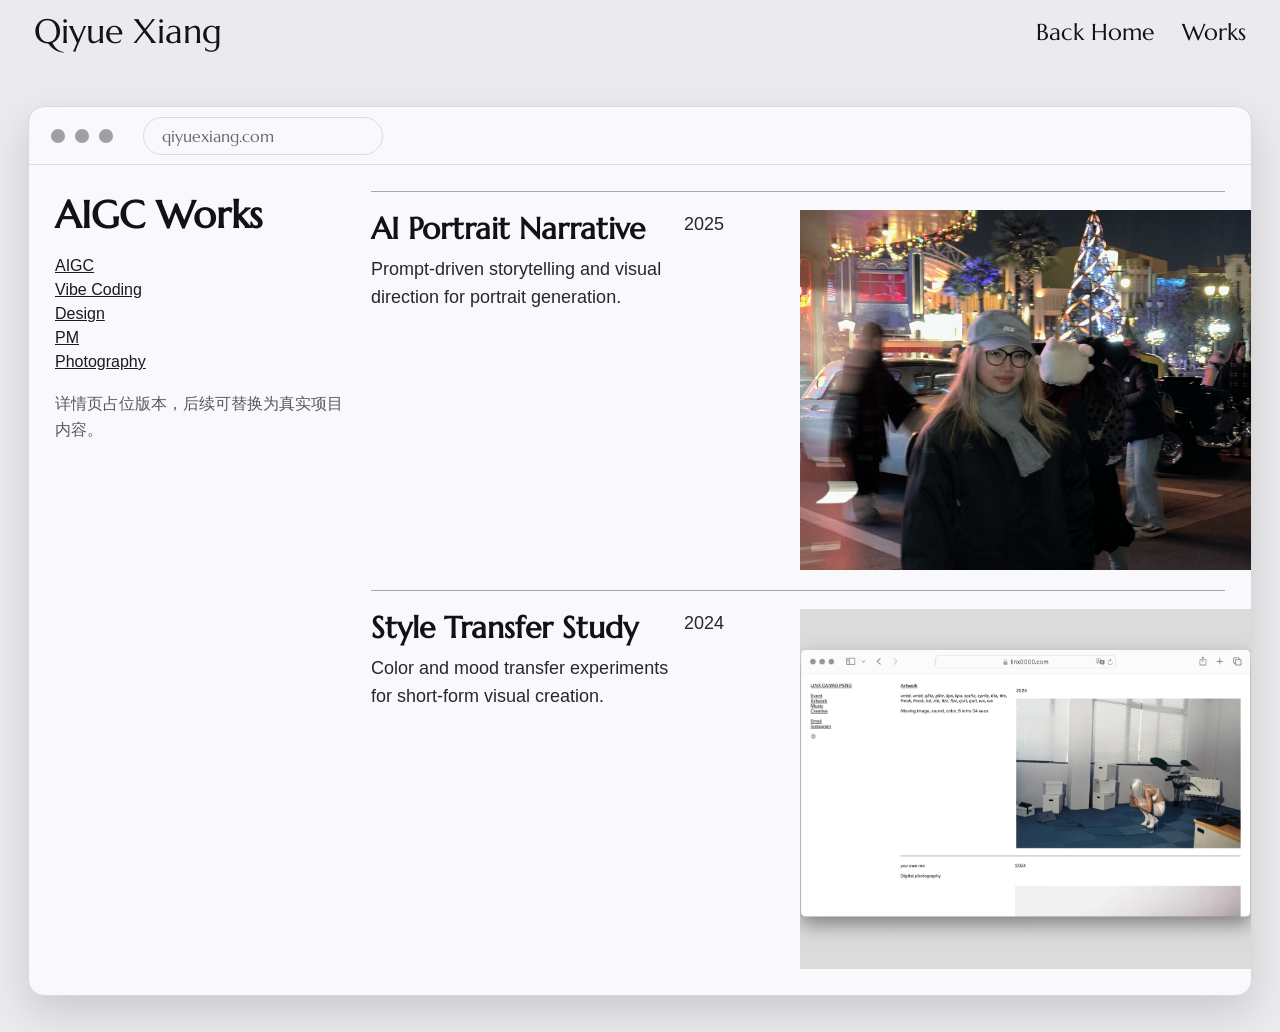
<file: collection.html>
﻿<!doctype html>
<html lang="zh-CN">
  <head>
    <meta charset="UTF-8" />
    <meta name="viewport" content="width=device-width, initial-scale=1.0" />
    <title>Collection | Qiyue Xiang</title>
    <meta name="description" content="Portfolio collection placeholder page" />
    <link rel="preconnect" href="https://fonts.googleapis.com" />
    <link rel="preconnect" href="https://fonts.gstatic.com" crossorigin />
    <link href="https://fonts.googleapis.com/css2?family=Marcellus&display=swap" rel="stylesheet" />
    <link rel="stylesheet" href="assets/site.css" />
  </head>
  <body class="page-collection">
    <header class="topbar topbar--solid">
      <a class="brand" href="home.html">Qiyue Xiang</a>
      <nav class="main-nav" aria-label="Collection nav">
        <a href="home.html#about">Back Home</a>
        <a href="#collection-list">Works</a>
      </nav>
    </header>

    <main class="collection-wrap">
      <section class="browser-shell">
        <div class="browser-bar" aria-hidden="true">
          <span></span><span></span><span></span>
          <div class="browser-url">qiyuexiang.com</div>
        </div>

        <div class="collection-layout">
          <aside class="collection-side">
            <h1 id="collection-title">Collection</h1>
            <nav>
              <a href="collection.html?topic=aigc">AIGC</a>
              <a href="collection.html?topic=vibe-coding">Vibe Coding</a>
              <a href="collection.html?topic=design">Design</a>
              <a href="collection.html?topic=pm">PM</a>
              <a href="collection.html?topic=photography">Photography</a>
            </nav>
            <p>详情页占位版本，后续可替换为真实项目内容。</p>
          </aside>

          <section class="collection-main" id="collection-list" aria-live="polite"></section>
        </div>
      </section>
    </main>

    <script src="assets/site.js" defer></script>
  </body>
</html>
</file>
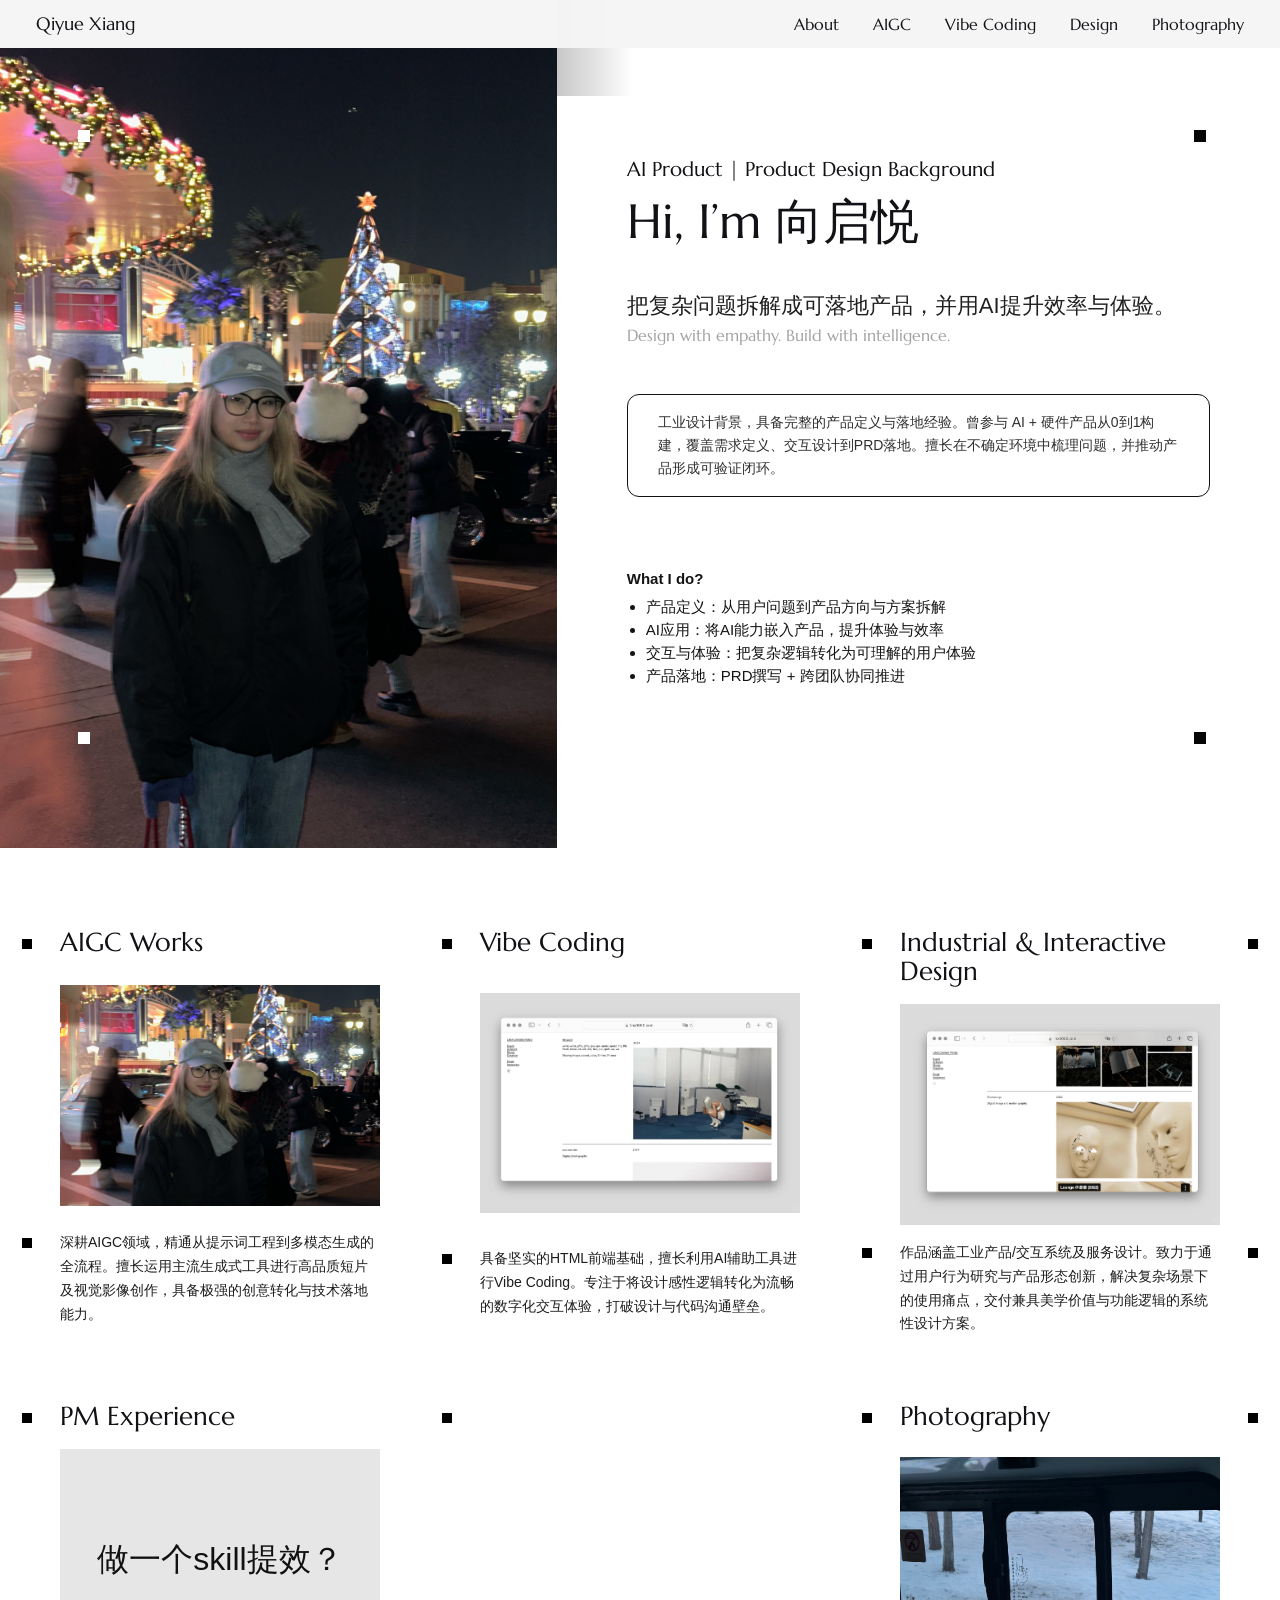
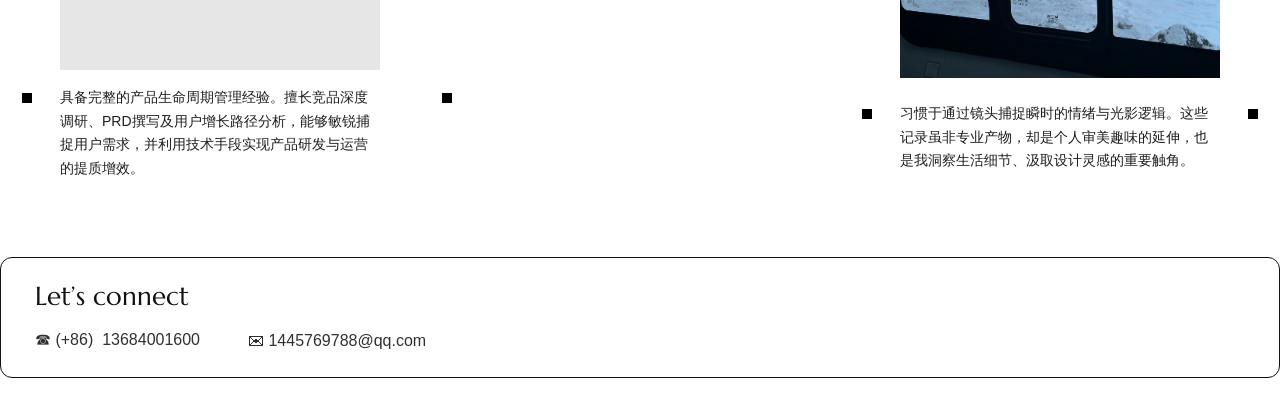
<file: home.html>
﻿<!doctype html>
<html lang="zh-CN">
  <head>
    <meta charset="UTF-8" />
    <meta name="viewport" content="width=device-width, initial-scale=1.0" />
    <title>Qiyue Xiang | Portfolio</title>
    <meta name="description" content="Qiyue Xiang portfolio homepage" />
    <link rel="preconnect" href="https://fonts.googleapis.com" />
    <link rel="preconnect" href="https://fonts.gstatic.com" crossorigin />
    <link href="https://fonts.googleapis.com/css2?family=Marcellus&display=swap" rel="stylesheet" />
    <link rel="stylesheet" href="assets/site.css" />
  </head>
  <body class="page-home">
    <header class="topbar topbar--home">
      <a class="brand" href="index.html">Qiyue Xiang</a>
      <nav class="main-nav" aria-label="Main">
        <a href="#about">About</a>
        <a href="#aigc">AIGC</a>
        <a href="#vibe-coding">Vibe Coding</a>
        <a href="#design">Design</a>
        <a href="#photography">Photography</a>
      </nav>
    </header>

    <main class="home-main">
      <section class="hero" id="about">
        <div class="hero-media">
          <img src="assets/img/profile.jpg" alt="Portrait of Qiyue Xiang" />
          <span class="hero-dot hero-dot--left-top" aria-hidden="true"></span>
          <span class="hero-dot hero-dot--left-bottom" aria-hidden="true"></span>
        </div>

        <div class="hero-copy">
          <span class="hero-dot hero-dot--right-top" aria-hidden="true"></span>
          <p class="hero-kicker">AI Product | Product Design Background</p>
          <h1>Hi, I’m 向启悦</h1>
          <p class="hero-cn">把复杂问题拆解成可落地产品，并用AI提升效率与体验。</p>
          <p class="hero-en">Design with empathy. Build with intelligence.</p>
          <p class="hero-outline">
            工业设计背景，具备完整的产品定义与落地经验。曾参与 AI + 硬件产品从0到1构建，覆盖需求定义、交互设计到PRD落地。擅长在不确定环境中梳理问题，并推动产品形成可验证闭环。
          </p>
          <div class="hero-list">
            <strong>What I do?</strong>
            <ul>
              <li>产品定义：从用户问题到产品方向与方案拆解</li>
              <li>AI应用：将AI能力嵌入产品，提升体验与效率</li>
              <li>交互与体验：把复杂逻辑转化为可理解的用户体验</li>
              <li>产品落地：PRD撰写 + 跨团队协同推进</li>
            </ul>
          </div>
          <span class="hero-dot hero-dot--right-bottom" aria-hidden="true"></span>
        </div>
      </section>

      <section class="work-grid" aria-label="Featured sections">
        <article class="work-card" id="aigc">
          <h3>AIGC Works</h3>
          <a class="thumb" href="collection.html?topic=aigc">
            <img src="assets/img/profile.jpg" alt="AIGC works" />
          </a>
          <p>
            深耕AIGC领域，精通从提示词工程到多模态生成的全流程。擅长运用主流生成式工具进行高品质短片及视觉影像创作，具备极强的创意转化与技术落地能力。
          </p>
        </article>

        <article class="work-card" id="vibe-coding">
          <h3>Vibe Coding</h3>
          <a class="thumb" href="collection.html?topic=vibe-coding">
            <img src="assets/img/ref-detail-a.png" alt="Vibe coding works" />
          </a>
          <p>具备坚实的HTML前端基础，擅长利用AI辅助工具进行Vibe Coding。专注于将设计感性逻辑转化为流畅的数字化交互体验，打破设计与代码沟通壁垒。</p>
        </article>

        <article class="work-card" id="design">
          <h3>Industrial &amp; Interactive Design</h3>
          <a class="thumb" href="collection.html?topic=design">
            <img src="assets/img/ref-detail-b.png" alt="Industrial and interactive design works" />
          </a>
          <p>作品涵盖工业产品/交互系统及服务设计。致力于通过用户行为研究与产品形态创新，解决复杂场景下的使用痛点，交付兼具美学价值与功能逻辑的系统性设计方案。</p>
        </article>

        <article class="work-card work-card--pm" id="pm">
          <h3>PM Experience</h3>
          <a class="thumb thumb--blank" href="collection.html?topic=pm">
            <span>做一个skill提效？</span>
          </a>
          <p>具备完整的产品生命周期管理经验。擅长竞品深度调研、PRD撰写及用户增长路径分析，能够敏锐捕捉用户需求，并利用技术手段实现产品研发与运营的提质增效。</p>
        </article>

        <article class="work-card work-card--photo" id="photography">
          <h3>Photography</h3>
          <a class="thumb" href="collection.html?topic=photography">
            <img src="assets/img/intro-bg.jpg" alt="Photography works" />
          </a>
          <p>习惯于通过镜头捕捉瞬时的情绪与光影逻辑。这些记录虽非专业产物，却是个人审美趣味的延伸，也是我洞察生活细节、汲取设计灵感的重要触角。</p>
        </article>
      </section>

      <section class="connect-box" aria-label="Contact information">
        <h2>Let’s connect</h2>
        <div class="connect-row">
          <span>☎ (+86)&nbsp;&nbsp;13684001600</span>
          <span>✉ 1445769788@qq.com</span>
        </div>
      </section>
    </main>

    <script src="assets/site.js" defer></script>
  </body>
</html>
</file>
<file: assets/site.css>
﻿:root {
  --bg: #ebebee;
  --ink: #121216;
  --line: #d5d5d9;
}

* {
  box-sizing: border-box;
}

html,
body {
  margin: 0;
  padding: 0;
}

body {
  min-height: 100vh;
  background: var(--bg);
  color: var(--ink);
  font-family: "PingFang SC", "Hiragino Sans GB", "Microsoft YaHei", "Noto Sans SC", sans-serif;
  -webkit-font-smoothing: antialiased;
}

.topbar {
  width: 100%;
  height: 70px;
  display: flex;
  align-items: center;
  justify-content: space-between;
  padding: 0 54px;
  z-index: 20;
}

.topbar--entry {
  position: relative;
  background: rgba(222, 230, 239, 0.95);
  border-bottom: 1px solid rgba(174, 182, 192, 0.55);
}

.topbar--home {
  position: sticky;
  top: 0;
  background: rgba(235, 235, 238, 0.97);
  backdrop-filter: blur(3px);
}

.brand,
.main-nav a {
  color: #111317;
  text-decoration: none;
}

.brand {
  font-family: "Marcellus", serif;
  font-size: 44px;
  line-height: 1;
}

.main-nav {
  display: flex;
  align-items: center;
  gap: 46px;
}

.main-nav a {
  font-family: "Marcellus", serif;
  font-size: 30px;
  line-height: 1;
}

.page-intro {
  overflow: hidden;
}

.page-intro .topbar {
  height: 70px;
  padding: 0 52px;
}

.page-intro .brand {
  font-size: 22px;
}

.page-intro .main-nav {
  gap: 38px;
}

.page-intro .main-nav a {
  font-size: 18px;
}

.intro-main {
  position: relative;
  height: calc(100vh - 70px);
  overflow: hidden;
}

.intro-canvas {
  --canvas-scale: 1;
  position: absolute;
  left: 50%;
  top: 50%;
  width: 2000px;
  height: 1125px;
  transform: translate(-50%, -50%) scale(var(--canvas-scale));
  transform-origin: center center;
}

.intro-bg {
  display: block;
  width: 100%;
  height: 100%;
  object-fit: cover;
  object-position: center;
}

.go-btn-image {
  position: absolute;
  left: 1618px;
  top: 680px;
  width: 170px;
  display: block;
  z-index: 5;
  text-decoration: none;
  transition: transform 0.18s ease, filter 0.18s ease;
}

.go-btn-image img {
  display: block;
  width: 100%;
  height: auto;
}

.go-btn-image:hover {
  transform: translateY(-1px);
  filter: brightness(1.03);
}

.go-btn-image.is-pressed {
  transform: translateY(1px) scale(0.985);
}

body.is-leaving {
  animation: pageFadeOut 0.28s ease forwards;
}

@keyframes pageFadeOut {
  to {
    opacity: 0;
    transform: scale(1.01);
  }
}

.page-home {
  background: #fff;
}

.page-home .topbar {
  height: 48px;
  padding: 0 36px;
}

.page-home .topbar--home {
  background: rgba(245, 245, 245, 0.96);
  backdrop-filter: none;
}

.page-home .brand {
  font-size: 18px;
}

.page-home .main-nav {
  gap: 34px;
}

.page-home .main-nav a {
  font-size: 16px;
}

.home-main {
  background: #fff;
  padding-bottom: 42px;
}

.hero {
  position: relative;
  display: grid;
  grid-template-columns: 43.5% 56.5%;
  min-height: 800px;
}

.hero-media {
  position: relative;
  overflow: hidden;
  background: #eee;
}

.hero-media img {
  width: 100%;
  height: 100%;
  object-fit: cover;
  object-position: center center;
}

.hero-copy {
  position: relative;
  background: #fff;
  padding: 110px 70px 58px;
}

.hero-copy::before {
  content: "";
  position: absolute;
  left: 0;
  top: -48px;
  width: 76px;
  height: 96px;
  background: linear-gradient(to right, rgba(0, 0, 0, 0.22), rgba(255, 255, 255, 0));
}

.hero-kicker {
  margin: 0 0 14px;
  font-family: "Marcellus", serif;
  font-size: 20px;
  line-height: 1.2;
}

.hero-copy h1 {
  margin: 0 0 42px;
  font-family: "Marcellus", serif;
  font-size: 48px;
  font-weight: 400;
  line-height: 1.08;
}

.hero-cn {
  margin: 0;
  color: #202020;
  font-size: 22px;
  line-height: 1.45;
}

.hero-en {
  margin: 2px 0 48px;
  color: #a2a2a2;
  font-family: "Marcellus", serif;
  font-size: 16px;
  line-height: 1.4;
}

.hero-outline {
  width: min(100%, 670px);
  margin: 0 0 70px;
  border: 1px solid #111;
  border-radius: 12px;
  padding: 16px 30px;
  color: #2f2f2f;
  font-size: 14px;
  line-height: 1.65;
}

.hero-list {
  color: #141414;
  font-size: 15px;
  line-height: 1.55;
}

.hero-list strong {
  display: block;
  margin-bottom: 4px;
  font-size: 15px;
}

.hero-list ul {
  margin: 0;
  padding-left: 19px;
}

.hero-dot {
  position: absolute;
  width: 11px;
  height: 11px;
  background: #060606;
}

.hero-dot--left-top {
  left: 80px;
  top: 80px;
  background: #fff;
}

.hero-dot--left-bottom {
  left: 80px;
  bottom: 110px;
  background: #fff;
}

.hero-dot--right-top {
  right: 42px;
  top: 80px;
}

.hero-dot--right-bottom {
  right: 42px;
  bottom: 110px;
}

.work-grid {
  max-width: 1288px;
  margin: 80px auto 0;
  padding: 0 38px;
  display: grid;
  grid-template-columns: repeat(3, minmax(0, 1fr));
  gap: 66px 56px;
}

.work-card {
  display: grid;
  gap: 16px;
}

.work-card h3 {
  position: relative;
  margin: 0 0 2px;
  padding: 0 22px;
  font-family: "Marcellus", serif;
  font-size: 26px;
  font-weight: 400;
  line-height: 1.12;
}

.work-card h3::before,
.work-card:nth-child(3) h3::after,
.work-card--pm h3::after,
.work-card--photo h3::after {
  content: "";
  position: absolute;
  top: 11px;
  width: 10px;
  height: 10px;
  background: #000;
}

.work-card h3::before {
  left: -16px;
}

.work-card:nth-child(3) h3::after,
.work-card--photo h3::after {
  right: -16px;
}

.work-card--pm h3::after {
  left: calc(100% + 40px);
}

.thumb {
  display: block;
  width: calc(100% - 44px);
  margin-left: 22px;
  aspect-ratio: 1.45 / 1;
  background: #e6e6e6;
  overflow: hidden;
  text-decoration: none;
}

.thumb img {
  width: 100%;
  height: 100%;
  object-fit: cover;
  object-position: center center;
}

#aigc .thumb img,
#photography .thumb img {
  object-fit: cover;
}

.thumb--blank {
  display: grid;
  place-items: center;
  color: #111;
  font-size: 16px;
  font-family: "PingFang SC", "Hiragino Sans GB", sans-serif;
}

.work-card p {
  position: relative;
  margin: 0;
  padding: 0 22px;
  color: #1d1d1d;
  font-size: 14px;
  line-height: 1.7;
}

.work-card p::before,
.work-card:nth-child(3) p::after,
.work-card--pm p::after,
.work-card--photo p::after {
  content: "";
  position: absolute;
  top: 7px;
  width: 10px;
  height: 10px;
  background: #000;
}

.work-card p::before {
  left: -16px;
}

.work-card:nth-child(3) p::after,
.work-card--photo p::after {
  right: -16px;
}

.work-card--pm p::after {
  left: calc(100% + 40px);
}

.work-card--pm {
  grid-column: 1;
}

.work-card--photo {
  grid-column: 3;
}

.connect-box {
  max-width: 1288px;
  margin: 76px auto 0;
  border: 1px solid #111;
  border-radius: 12px;
  padding: 22px 34px 26px;
}

.connect-box h2 {
  margin: 0 0 18px;
  font-family: "Marcellus", serif;
  font-size: 26px;
  font-weight: 400;
}

.connect-row {
  display: flex;
  gap: 48px;
  align-items: center;
  color: #303030;
  font-size: 16px;
}

.page-collection .topbar {
  position: sticky;
  top: 0;
  background: rgba(235, 235, 238, 0.97);
  backdrop-filter: blur(3px);
}

.collection-wrap {
  padding: 42px 28px 36px;
}

.browser-shell {
  max-width: 1460px;
  margin: 0 auto;
  background: #f9f9fb;
  border: 1px solid #d8d8dc;
  border-radius: 16px;
  box-shadow: 0 16px 40px rgba(0, 0, 0, 0.14);
  overflow: hidden;
}

.browser-bar {
  height: 58px;
  border-bottom: 1px solid #dfdfe3;
  display: flex;
  align-items: center;
  gap: 10px;
  padding: 0 22px;
}

.browser-bar span {
  width: 14px;
  height: 14px;
  border-radius: 50%;
  background: #9f9fa4;
}

.browser-url {
  margin-left: 20px;
  border: 1px solid #d9d9de;
  border-radius: 999px;
  padding: 8px 18px;
  min-width: 240px;
  color: #686873;
  font-family: "Marcellus", serif;
}

.collection-layout {
  display: grid;
  grid-template-columns: 290px 1fr;
  gap: 26px;
  padding: 26px;
}

.collection-side h1 {
  margin: 0 0 18px;
  font-family: "Marcellus", serif;
  font-size: 38px;
}

.collection-side nav {
  display: grid;
  gap: 6px;
}

.collection-side a {
  color: #1a1b20;
  text-decoration: underline;
  width: fit-content;
}

.collection-side p {
  margin-top: 20px;
  color: #575a62;
  line-height: 1.6;
}

.collection-main {
  display: grid;
  gap: 20px;
}

.collection-item {
  border-top: 1px solid #a5a6ae;
  padding-top: 18px;
  display: grid;
  grid-template-columns: 35% 12% 53%;
  gap: 14px;
}

.collection-item h3 {
  margin: 0 0 8px;
  font-family: "Marcellus", serif;
  font-size: 30px;
}

.collection-item p,
.collection-item time {
  margin: 0;
  color: #262830;
  font-size: 18px;
  line-height: 1.58;
}

.collection-item img {
  width: 100%;
  height: min(34vw, 360px);
  object-fit: cover;
}

@media (max-width: 1700px) {
  .topbar {
    height: 64px;
    padding: 0 34px;
  }

  .brand {
    font-size: 34px;
  }

  .main-nav {
    gap: 28px;
  }

  .main-nav a {
    font-size: 23px;
  }

  .page-intro .brand {
    font-size: 21px;
  }

  .page-intro .main-nav {
    gap: 30px;
  }

  .page-intro .main-nav a {
    font-size: 17px;
  }

  .hero {
    min-height: 760px;
  }

  .hero-copy {
    padding: 96px 56px 58px 50px;
  }

  .hero-copy h1 {
    font-size: clamp(56px, 6.6vw, 92px);
  }

  .hero-copy h2 {
    margin: 14px 0 24px;
    font-size: clamp(38px, 3.4vw, 62px);
  }

  .hero-copy p {
    font-size: clamp(16px, 1.22vw, 22px);
    max-width: 34ch;
  }

  .contact-line {
    margin-top: 54px;
    font-size: clamp(16px, 1.1vw, 20px);
  }

  .hero-dot {
    width: 12px;
    height: 12px;
  }

  .hero-dot--left-top,
  .hero-dot--left-bottom {
    left: 78px;
  }

  .hero-dot--right-top,
  .hero-dot--right-bottom {
    right: 74px;
  }

  .hero-dot--left-top,
  .hero-dot--right-top {
    top: 82px;
  }

  .hero-dot--left-bottom,
  .hero-dot--right-bottom {
    bottom: 104px;
  }

  .work-grid {
    margin-top: 66px;
    padding: 0 58px;
    gap: 70px 36px;
  }

  .work-card h3 {
    font-size: clamp(30px, 2.25vw, 46px);
  }

  .work-card p {
    font-size: clamp(15px, 1.05vw, 19px);
    line-height: 1.58;
  }

  .thumb--blank {
    font-size: 32px;
  }
}

@media (max-width: 980px) {
  .topbar {
    position: static;
    height: auto;
    padding: 14px 16px;
    flex-direction: column;
    align-items: flex-start;
    gap: 10px;
  }

  .main-nav {
    gap: 10px 14px;
    flex-wrap: wrap;
  }

  .main-nav a {
    font-size: 18px;
  }

  .page-intro .topbar {
    height: auto;
    padding: 12px 16px;
  }

  .page-intro .brand {
    font-size: 28px;
  }

  .page-intro .main-nav {
    gap: 10px 14px;
    flex-wrap: wrap;
  }

  .page-intro .main-nav a {
    font-size: 18px;
  }

  .intro-main {
    height: calc(100vh - 112px);
  }

  .hero {
    grid-template-columns: 1fr;
    min-height: 0;
  }

  .hero-media {
    height: min(78vh, 780px);
  }

  .hero-copy {
    padding: 26px 16px 30px;
  }

  .hero-copy::before,
  .hero-dot {
    display: none;
  }

  .hero-copy p {
    max-width: 100%;
  }

  .work-grid {
    padding: 0 16px;
    grid-template-columns: 1fr;
    gap: 48px;
  }

  .work-card--photo,
  .work-card--pm {
    grid-column: auto;
  }

  .work-card:nth-child(3) h3::after,
  .work-card--pm h3::after,
  .work-card--photo h3::after,
  .work-card:nth-child(3) p::after,
  .work-card--pm p::after,
  .work-card--photo p::after {
    display: none;
  }

  .collection-layout {
    grid-template-columns: 1fr;
    padding: 14px;
  }

  .collection-item {
    grid-template-columns: 1fr;
  }

  .collection-item img {
    height: 260px;
  }
}

@media (min-width: 981px) {
  .page-home .topbar {
    height: 48px;
    padding: 0 36px;
  }

  .page-home .brand {
    font-size: 18px;
  }

  .page-home .main-nav {
    gap: 34px;
  }

  .page-home .main-nav a {
    font-size: 16px;
  }

  .page-home .hero {
    grid-template-columns: 43.5% 56.5%;
    min-height: 800px;
  }

  .page-home .hero-copy {
    padding: 110px 70px 58px;
  }

  .page-home .hero-copy h1 {
    margin: 0 0 42px;
    font-size: 48px;
    line-height: 1.08;
  }

  .page-home .hero-kicker {
    margin: 0 0 14px;
    max-width: none;
    font-size: 20px;
  }

  .page-home .hero-cn {
    margin: 0;
    max-width: none;
    font-size: 22px;
  }

  .page-home .hero-en {
    margin: 2px 0 48px;
    max-width: none;
    font-size: 16px;
  }

  .page-home .hero-outline {
    width: min(100%, 670px);
    max-width: none;
    margin: 0 0 70px;
    font-size: 14px;
  }

  .page-home .hero-list {
    max-width: none;
    font-size: 15px;
  }

  .page-home .work-grid {
    max-width: 1288px;
    margin: 80px auto 0;
    padding: 0 38px;
    grid-template-columns: repeat(3, minmax(0, 1fr));
    gap: 66px 56px;
  }

  .page-home .work-card h3 {
    font-size: 26px;
  }

  .page-home .work-card p {
    font-size: 14px;
    line-height: 1.7;
  }
}
</file>
